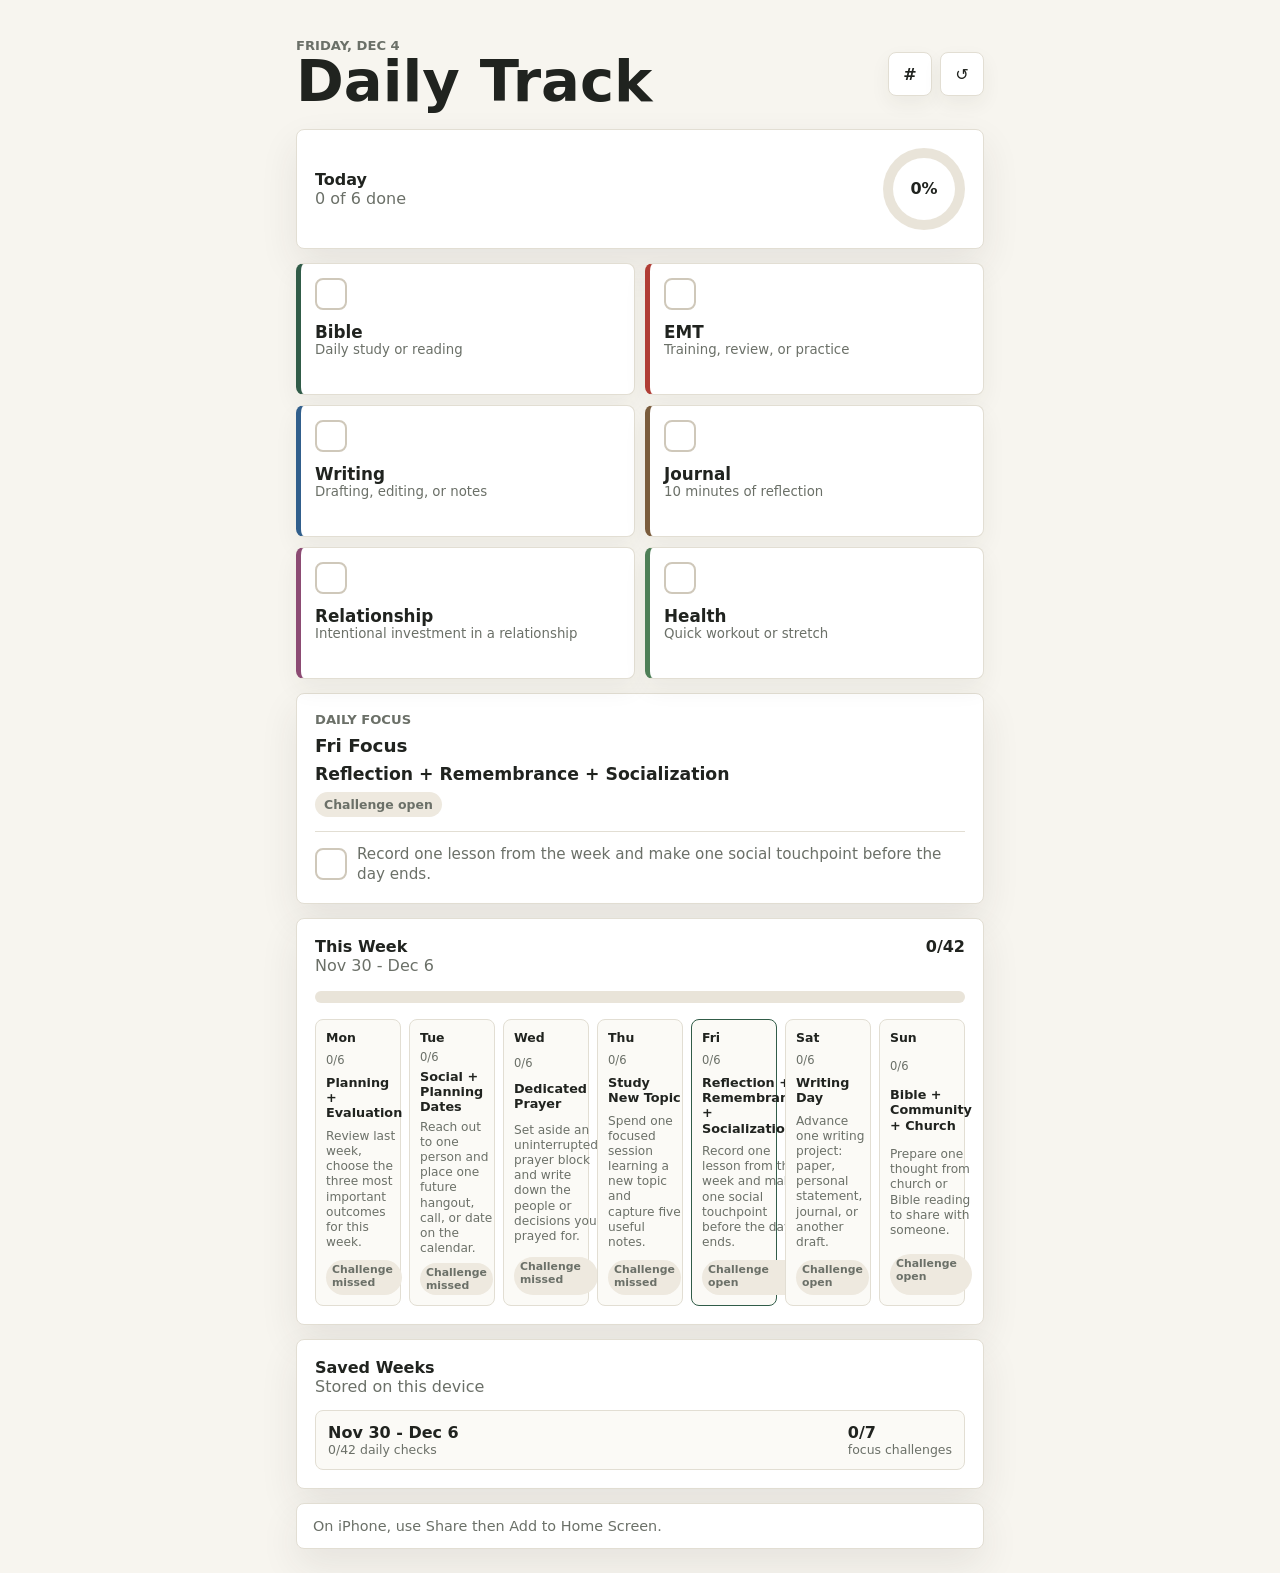
<file: index.html>
<!doctype html>
<html lang="en">
  <head>
    <meta charset="utf-8" />
    <meta name="viewport" content="width=device-width, initial-scale=1, viewport-fit=cover" />
    <meta name="theme-color" content="#f7f5ef" />
    <meta name="apple-mobile-web-app-capable" content="yes" />
    <meta name="apple-mobile-web-app-status-bar-style" content="default" />
    <meta name="apple-mobile-web-app-title" content="Daily Track" />
    <title>Daily Track</title>
    <link rel="manifest" href="manifest.webmanifest?v=6" />
    <link rel="apple-touch-icon" href="icon.svg" />
    <link rel="icon" href="icon.svg" type="image/svg+xml" />
    <link rel="stylesheet" href="styles.css?v=6" />
  </head>
  <body>
    <main class="app-shell">
      <header class="topbar">
        <div>
          <p class="eyebrow" id="todayLabel">Today</p>
          <h1>Daily Track</h1>
        </div>
        <div class="topbar-actions">
          <a class="icon-link" href="chain.html" aria-label="Open chain tracker" title="Chain tracker">#</a>
          <button class="icon-button" id="resetToday" type="button" aria-label="Clear today's tasks" title="Clear today">
            <span aria-hidden="true">&#8634;</span>
          </button>
        </div>
      </header>

      <section class="summary" aria-labelledby="summaryTitle">
        <div>
          <h2 id="summaryTitle">Today</h2>
          <p id="dailyStatus">0 of 3 done</p>
        </div>
        <div class="ring" aria-hidden="true">
          <span id="dailyPercent">0%</span>
        </div>
      </section>

      <section class="task-list" aria-label="Daily categories">
        <label class="task-card task-bible">
          <input type="checkbox" data-category="Bible" />
          <span class="checkmark" aria-hidden="true"></span>
          <span>
            <strong>Bible</strong>
            <small>Daily study or reading</small>
          </span>
        </label>

        <label class="task-card task-emt">
          <input type="checkbox" data-category="EMT" />
          <span class="checkmark" aria-hidden="true"></span>
          <span>
            <strong>EMT</strong>
            <small>Training, review, or practice</small>
          </span>
        </label>

        <label class="task-card task-writing">
          <input type="checkbox" data-category="Writing" />
          <span class="checkmark" aria-hidden="true"></span>
          <span>
            <strong>Writing</strong>
            <small>Drafting, editing, or notes</small>
          </span>
        </label>

        <label class="task-card task-journal">
          <input type="checkbox" data-category="Journal" />
          <span class="checkmark" aria-hidden="true"></span>
          <span>
            <strong>Journal</strong>
            <small>10 minutes of reflection</small>
          </span>
        </label>

        <label class="task-card task-relationship">
          <input type="checkbox" data-category="Relationship" />
          <span class="checkmark" aria-hidden="true"></span>
          <span>
            <strong>Relationship</strong>
            <small>Intentional investment in a relationship</small>
          </span>
        </label>

        <label class="task-card task-health">
          <input type="checkbox" data-category="Health" />
          <span class="checkmark" aria-hidden="true"></span>
          <span>
            <strong>Health</strong>
            <small>Quick workout or stretch</small>
          </span>
        </label>
      </section>

      <section class="focus-panel" aria-labelledby="focusTitle">
        <p class="eyebrow">Daily Focus</p>
        <h2 id="focusTitle">Today</h2>
        <p id="focusName">Focus loading</p>
        <strong class="challenge-status" id="challengeStatus">Challenge open</strong>
        <label class="focus-task">
          <input type="checkbox" id="focusDone" />
          <span class="checkmark" aria-hidden="true"></span>
          <span id="focusTask">Task loading</span>
        </label>
      </section>

      <section class="weekly" aria-labelledby="weeklyTitle">
        <div class="section-heading">
          <div>
            <h2 id="weeklyTitle">This Week</h2>
            <p id="weekRange">Monday-Sunday</p>
          </div>
          <strong id="weeklyStatus">0/42</strong>
        </div>
        <div class="progress-track" aria-label="Weekly completion">
          <span id="weeklyBar"></span>
        </div>
        <div class="week-grid" id="weekGrid" aria-label="Week by day"></div>
      </section>

      <section class="history" aria-labelledby="historyTitle">
        <div class="section-heading">
          <div>
            <h2 id="historyTitle">Saved Weeks</h2>
            <p>Stored on this device</p>
          </div>
        </div>
        <div class="history-list" id="historyList"></div>
      </section>

      <section class="install-note" aria-label="Install instructions">
        <p>On iPhone, use Share then Add to Home Screen.</p>
      </section>
    </main>

    <script src="app.js?v=6"></script>
  </body>
</html>
</file>
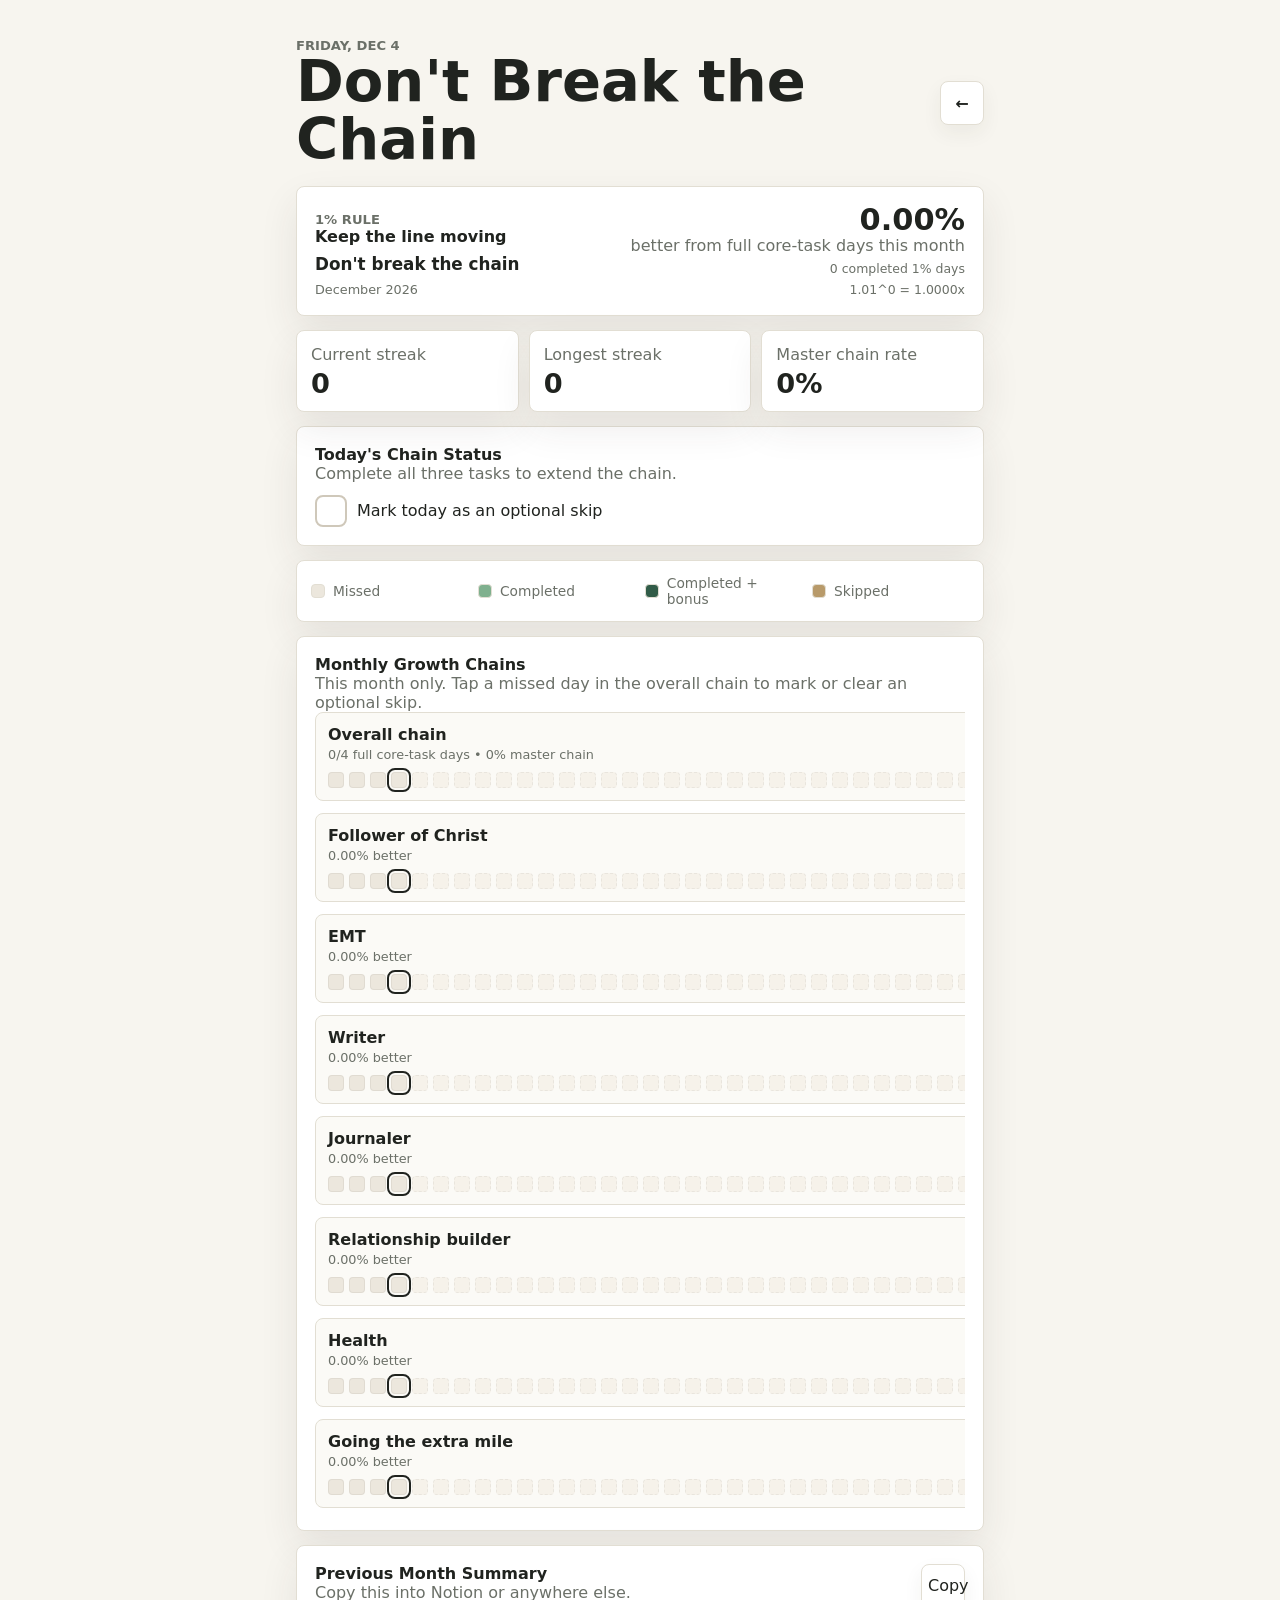
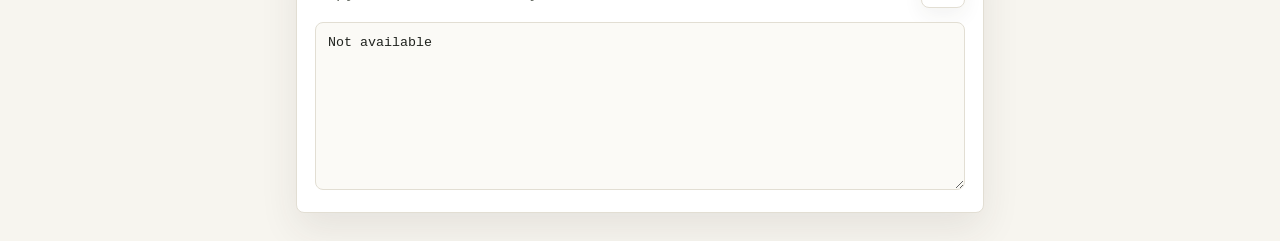
<file: chain.html>
<!doctype html>
<html lang="en">
  <head>
    <meta charset="utf-8" />
    <meta name="viewport" content="width=device-width, initial-scale=1, viewport-fit=cover" />
    <meta name="theme-color" content="#f7f5ef" />
    <meta name="apple-mobile-web-app-capable" content="yes" />
    <meta name="apple-mobile-web-app-status-bar-style" content="default" />
    <meta name="apple-mobile-web-app-title" content="Daily Chain" />
    <title>Daily Chain</title>
    <link rel="manifest" href="manifest.webmanifest?v=6" />
    <link rel="apple-touch-icon" href="icon.svg" />
    <link rel="icon" href="icon.svg" type="image/svg+xml" />
    <link rel="stylesheet" href="styles.css?v=6" />
  </head>
  <body>
    <main class="app-shell chain-shell">
      <header class="topbar">
        <div>
          <p class="eyebrow" id="chainTodayLabel">Today</p>
          <h1>Don't Break the Chain</h1>
        </div>
        <div class="topbar-actions">
          <a class="icon-link" href="index.html" aria-label="Open dashboard" title="Dashboard">&#8592;</a>
        </div>
      </header>

      <section class="chain-hero" aria-labelledby="chainHeroTitle">
        <div>
          <p class="eyebrow">1% Rule</p>
          <h2 id="chainHeroTitle">Keep the line moving</h2>
          <p class="chain-message" id="chainMessage">Don't break the chain.</p>
          <small class="chain-month-label" id="chainMonthLabel">This month</small>
        </div>
        <div class="chain-month-gain">
          <strong id="monthGain">0.00%</strong>
          <span>better from full core-task days this month</span>
          <small id="monthGainMeta">0 completed 1% days</small>
          <small id="monthGainFormula">1.01^0 = 1.0000x</small>
        </div>
      </section>

      <section class="chain-stats" aria-label="Streak stats">
        <article class="stat-card">
          <span>Current streak</span>
          <strong id="currentStreak">0</strong>
        </article>
        <article class="stat-card">
          <span>Longest streak</span>
          <strong id="longestStreak">0</strong>
        </article>
        <article class="stat-card">
          <span id="masterRateLabel">Master chain rate</span>
          <strong id="completionRate">0%</strong>
        </article>
      </section>

      <section class="chain-today" aria-labelledby="chainTodayTitle">
        <div class="section-heading">
          <div>
            <h2 id="chainTodayTitle">Today's Chain Status</h2>
            <p id="chainTodayStatus">Complete all three tasks to extend the chain.</p>
          </div>
        </div>
        <label class="skip-toggle">
          <input type="checkbox" id="skipToday" />
          <span class="checkmark" aria-hidden="true"></span>
          <span>Mark today as an optional skip</span>
        </label>
      </section>

      <section class="chain-legend" aria-label="Chain legend">
        <span><i class="legend-box level-missed"></i>Missed</span>
        <span><i class="legend-box level-complete"></i>Completed</span>
        <span><i class="legend-box level-bonus"></i>Completed + bonus</span>
        <span><i class="legend-box level-skip"></i>Skipped</span>
      </section>

      <section class="chain-grid-panel" aria-labelledby="chainGridTitle">
        <div class="section-heading">
          <div>
            <h2 id="chainGridTitle">Monthly Growth Chains</h2>
            <p id="chainGridSubtitle">This month only. Tap a missed day in the overall chain to mark or clear an optional skip.</p>
          </div>
        </div>
        <div class="chain-grid-wrap chain-grid-stack">
          <article class="habit-panel">
            <div class="habit-copy">
              <strong>Overall chain</strong>
              <span id="overallHabitMeta">0 completed days</span>
            </div>
            <div class="chain-grid month-grid" id="chainGrid"></div>
          </article>
          <article class="habit-panel">
            <div class="habit-copy">
              <strong>Follower of Christ</strong>
              <span id="bibleGain">0.00% better</span>
            </div>
            <div class="chain-grid month-grid" id="bibleGrid"></div>
          </article>
          <article class="habit-panel">
            <div class="habit-copy">
              <strong>EMT</strong>
              <span id="emtGain">0.00% better</span>
            </div>
            <div class="chain-grid month-grid" id="emtGrid"></div>
          </article>
          <article class="habit-panel">
            <div class="habit-copy">
              <strong>Writer</strong>
              <span id="writingGain">0.00% better</span>
            </div>
            <div class="chain-grid month-grid" id="writingGrid"></div>
          </article>
          <article class="habit-panel">
            <div class="habit-copy">
              <strong>Journaler</strong>
              <span id="journalGain">0.00% better</span>
            </div>
            <div class="chain-grid month-grid" id="journalGrid"></div>
          </article>
          <article class="habit-panel">
            <div class="habit-copy">
              <strong>Relationship builder</strong>
              <span id="relationshipGain">0.00% better</span>
            </div>
            <div class="chain-grid month-grid" id="relationshipGrid"></div>
          </article>
          <article class="habit-panel">
            <div class="habit-copy">
              <strong>Health</strong>
              <span id="healthGain">0.00% better</span>
            </div>
            <div class="chain-grid month-grid" id="healthGrid"></div>
          </article>
          <article class="habit-panel">
            <div class="habit-copy">
              <strong>Going the extra mile</strong>
              <span id="bonusGain">0.00% better</span>
            </div>
            <div class="chain-grid month-grid" id="bonusGrid"></div>
          </article>
        </div>
      </section>

      <section class="chain-notes" aria-labelledby="chainNotesTitle">
        <div class="section-heading">
          <div>
            <h2 id="chainNotesTitle">Previous Month Summary</h2>
            <p>Copy this into Notion or anywhere else.</p>
          </div>
          <button class="icon-button" id="copyMonthSummary" type="button" aria-label="Copy previous month summary" title="Copy summary">
            <span aria-hidden="true">Copy</span>
          </button>
        </div>
        <textarea class="summary-output" id="monthSummaryOutput" readonly>Not available</textarea>
      </section>
    </main>

    <script src="chain.js?v=6"></script>
  </body>
</html>
</file>
<file: styles.css>
:root {
  color-scheme: light;
  --bg: #f7f5ef;
  --panel: #ffffff;
  --ink: #20231f;
  --muted: #6b7068;
  --line: #e2ded3;
  --bible: #315c48;
  --emt: #b03d35;
  --writing: #315f8c;
  --journal: #7a5c3c;
  --relationship: #8c4b73;
  --health: #4e7f57;
  --accent: #315c48;
  --shadow: 0 16px 38px rgba(51, 49, 42, 0.09);
  font-family: Inter, ui-sans-serif, system-ui, -apple-system, BlinkMacSystemFont, "Segoe UI", sans-serif;
}

* {
  box-sizing: border-box;
}

body {
  min-height: 100vh;
  margin: 0;
  background: var(--bg);
  color: var(--ink);
}

button,
input {
  font: inherit;
}

a {
  color: inherit;
  text-decoration: none;
}

.app-shell {
  width: min(100%, 720px);
  min-height: 100vh;
  margin: 0 auto;
  padding: max(18px, env(safe-area-inset-top)) 16px max(24px, env(safe-area-inset-bottom));
}

.topbar {
  display: flex;
  align-items: center;
  justify-content: space-between;
  gap: 16px;
  margin: 4px 0 18px;
}

.topbar-actions {
  display: flex;
  align-items: center;
  gap: 8px;
}

.eyebrow,
h1,
h2,
p {
  margin: 0;
}

.eyebrow {
  color: var(--muted);
  font-size: 0.82rem;
  font-weight: 700;
  text-transform: uppercase;
}

h1 {
  font-size: clamp(2rem, 9vw, 3.6rem);
  line-height: 1;
  letter-spacing: 0;
}

h2 {
  font-size: 1rem;
}

.icon-button {
  display: grid;
  width: 44px;
  height: 44px;
  place-items: center;
  border: 1px solid var(--line);
  border-radius: 8px;
  background: var(--panel);
  color: var(--ink);
  box-shadow: 0 8px 20px rgba(51, 49, 42, 0.06);
}

.icon-link {
  display: grid;
  width: 44px;
  height: 44px;
  place-items: center;
  border: 1px solid var(--line);
  border-radius: 8px;
  background: var(--panel);
  color: var(--ink);
  box-shadow: 0 8px 20px rgba(51, 49, 42, 0.06);
  font-weight: 800;
}

.summary,
.focus-panel,
.weekly,
.history,
.install-note {
  background: var(--panel);
  border: 1px solid var(--line);
  border-radius: 8px;
  box-shadow: var(--shadow);
}

.summary {
  display: flex;
  align-items: center;
  justify-content: space-between;
  gap: 18px;
  padding: 18px;
}

.summary p,
.section-heading p,
.task-card small,
.focus-panel > p,
.install-note p {
  color: var(--muted);
}

.ring {
  display: grid;
  width: 82px;
  aspect-ratio: 1;
  place-items: center;
  border-radius: 50%;
  background: conic-gradient(var(--accent) var(--daily-deg, 0deg), #e9e4d9 0deg);
  font-weight: 800;
}

.ring::before {
  content: "";
  position: absolute;
}

.ring span {
  display: grid;
  width: 62px;
  aspect-ratio: 1;
  place-items: center;
  border-radius: 50%;
  background: var(--panel);
}

.task-list {
  display: grid;
  gap: 10px;
  margin: 14px 0;
}

.task-card {
  display: grid;
  grid-template-columns: 36px 1fr;
  align-items: center;
  gap: 12px;
  min-height: 72px;
  padding: 14px;
  border: 1px solid var(--line);
  border-left: 5px solid var(--category-color);
  border-radius: 8px;
  background: var(--panel);
  box-shadow: 0 10px 24px rgba(51, 49, 42, 0.06);
  -webkit-tap-highlight-color: transparent;
}

.task-card input {
  position: absolute;
  opacity: 0;
  pointer-events: none;
}

.task-card strong,
.task-card small {
  display: block;
}

.task-card strong {
  font-size: 1.05rem;
}

.task-bible {
  --category-color: var(--bible);
}

.task-emt {
  --category-color: var(--emt);
}

.task-writing {
  --category-color: var(--writing);
}

.task-journal {
  --category-color: var(--journal);
}

.task-relationship {
  --category-color: var(--relationship);
}

.task-health {
  --category-color: var(--health);
}

.checkmark {
  display: grid;
  width: 32px;
  aspect-ratio: 1;
  place-items: center;
  border: 2px solid #cfc8ba;
  border-radius: 8px;
  color: #fff;
}

.task-card input:checked + .checkmark {
  border-color: var(--category-color);
  background: var(--category-color);
}

.task-card input:checked + .checkmark::after {
  content: "\2713";
  font-weight: 900;
}

.task-card:has(input:checked) {
  background: color-mix(in srgb, var(--category-color) 9%, white);
}

.focus-panel {
  display: grid;
  gap: 8px;
  margin-bottom: 14px;
  padding: 18px;
  transition: background 180ms ease, border-color 180ms ease, transform 180ms ease;
}

.focus-panel.challenge-complete {
  border-color: color-mix(in srgb, var(--accent) 50%, var(--line));
  background: color-mix(in srgb, var(--accent) 10%, white);
  transform: translateY(-1px);
}

.focus-panel h2 {
  font-size: 1.15rem;
}

.focus-panel > p:not(.eyebrow) {
  color: var(--ink);
  font-size: 1.08rem;
  font-weight: 800;
}

.challenge-status {
  width: fit-content;
  padding: 5px 9px;
  border-radius: 999px;
  background: #eee9df;
  color: var(--muted);
  font-size: 0.78rem;
}

.challenge-complete .challenge-status {
  background: var(--accent);
  color: #fff;
}

.focus-task {
  display: grid;
  grid-template-columns: 32px 1fr;
  align-items: center;
  gap: 10px;
  margin-top: 6px;
  padding-top: 12px;
  border-top: 1px solid var(--line);
  color: var(--muted);
  font-size: 0.95rem;
  line-height: 1.35;
}

.focus-task input {
  position: absolute;
  opacity: 0;
  pointer-events: none;
}

.focus-task input:checked + .checkmark {
  border-color: var(--accent);
  background: var(--accent);
}

.focus-task input:checked + .checkmark::after {
  content: "\2713";
  font-weight: 900;
}

.focus-task:has(input:checked) span:last-child {
  text-decoration: line-through;
  text-decoration-thickness: 2px;
}

.weekly {
  padding: 18px;
}

.section-heading {
  display: flex;
  align-items: flex-start;
  justify-content: space-between;
  gap: 12px;
}

.progress-track {
  height: 12px;
  margin: 16px 0;
  overflow: hidden;
  border-radius: 999px;
  background: #e9e4d9;
}

.progress-track span {
  display: block;
  width: var(--weekly-width, 0%);
  height: 100%;
  border-radius: inherit;
  background: linear-gradient(90deg, var(--bible), var(--writing));
  transition: width 180ms ease;
}

.week-grid {
  display: grid;
  gap: 8px;
}

.day-cell {
  display: grid;
  gap: 5px;
  min-height: 94px;
  padding: 10px;
  border: 1px solid var(--line);
  border-radius: 8px;
  background: #fbfaf6;
}

.day-cell strong {
  font-size: 0.78rem;
}

.day-cell span {
  color: var(--muted);
  font-size: 0.72rem;
}

.day-cell small {
  color: var(--ink);
  font-size: 0.8rem;
  font-weight: 800;
  line-height: 1.2;
}

.day-cell em {
  color: var(--muted);
  font-size: 0.76rem;
  font-style: normal;
  line-height: 1.25;
}

.day-cell b {
  width: fit-content;
  margin-top: 2px;
  padding: 3px 6px;
  border-radius: 999px;
  background: #eee9df;
  color: var(--muted);
  font-size: 0.68rem;
}

.day-cell.challenge-done {
  background: color-mix(in srgb, var(--accent) 8%, white);
}

.day-cell.challenge-done b {
  background: var(--accent);
  color: #fff;
}

.day-cell.today {
  border-color: var(--accent);
}

.history {
  margin-top: 14px;
  padding: 18px;
}

.history-list {
  display: grid;
  gap: 8px;
  margin-top: 14px;
}

.history-item {
  display: flex;
  align-items: center;
  justify-content: space-between;
  gap: 12px;
  padding: 12px;
  border: 1px solid var(--line);
  border-radius: 8px;
  background: #fbfaf6;
}

.history-item strong,
.history-item span {
  display: block;
}

.history-item span {
  color: var(--muted);
  font-size: 0.78rem;
}

.install-note {
  margin-top: 14px;
  padding: 14px 16px;
  font-size: 0.9rem;
}

.chain-shell {
  padding-bottom: max(28px, env(safe-area-inset-bottom));
}

.chain-hero,
.chain-today,
.chain-grid-panel,
.chain-notes,
.chain-legend,
.stat-card {
  background: var(--panel);
  border: 1px solid var(--line);
  border-radius: 8px;
  box-shadow: var(--shadow);
}

.chain-hero {
  display: flex;
  align-items: flex-end;
  justify-content: space-between;
  gap: 18px;
  padding: 18px;
}

.chain-message {
  margin-top: 8px;
  color: var(--ink);
  font-size: 1.05rem;
  font-weight: 800;
}

.chain-month-label {
  display: block;
  margin-top: 8px;
  color: var(--muted);
  font-size: 0.8rem;
}

.chain-month-gain {
  text-align: right;
}

.chain-month-gain strong {
  display: block;
  font-size: 1.9rem;
  line-height: 1;
}

.chain-month-gain span,
.stat-card span,
.chain-grid-panel p,
.chain-today p {
  color: var(--muted);
}

.chain-month-gain small {
  display: block;
  margin-top: 6px;
  color: var(--muted);
  font-size: 0.78rem;
}

.chain-stats {
  display: grid;
  gap: 10px;
  margin: 14px 0;
}

.stat-card {
  padding: 14px;
}

.stat-card strong {
  display: block;
  margin-top: 6px;
  font-size: 1.7rem;
  line-height: 1;
}

.chain-today,
.chain-grid-panel,
.chain-notes {
  padding: 18px;
}

.chain-notes {
  margin-top: 14px;
}

.summary-output {
  width: 100%;
  min-height: 168px;
  margin-top: 14px;
  padding: 12px;
  border: 1px solid var(--line);
  border-radius: 8px;
  background: #fbfaf6;
  color: var(--ink);
  resize: vertical;
}

.skip-toggle {
  display: grid;
  grid-template-columns: 32px 1fr;
  align-items: center;
  gap: 10px;
  margin-top: 12px;
}

.skip-toggle input {
  position: absolute;
  opacity: 0;
  pointer-events: none;
}

.skip-toggle input:checked + .checkmark {
  border-color: #917043;
  background: #917043;
}

.skip-toggle input:checked + .checkmark::after {
  content: "\2713";
  font-weight: 900;
}

.chain-legend {
  display: grid;
  grid-template-columns: repeat(2, minmax(0, 1fr));
  gap: 10px;
  margin: 14px 0;
  padding: 14px;
  font-size: 0.86rem;
  color: var(--muted);
}

.chain-legend span {
  display: flex;
  align-items: center;
  gap: 8px;
}

.legend-box {
  width: 14px;
  height: 14px;
  border-radius: 4px;
  border: 1px solid var(--line);
}

.chain-grid-wrap {
  overflow-x: auto;
  padding-bottom: 4px;
}

.chain-grid-stack {
  display: grid;
  gap: 12px;
}

.habit-panel {
  display: grid;
  gap: 10px;
  padding: 12px;
  border: 1px solid var(--line);
  border-radius: 8px;
  background: #fbfaf6;
}

.habit-copy strong,
.habit-copy span {
  display: block;
}

.habit-copy span {
  margin-top: 3px;
  color: var(--muted);
  font-size: 0.8rem;
}

.chain-grid {
  display: grid;
  grid-template-columns: repeat(13, 16px);
  grid-auto-rows: 16px;
  grid-auto-flow: column;
  gap: 5px;
  width: fit-content;
}

.month-grid {
  grid-template-columns: repeat(7, 16px);
}

.chain-cell {
  width: 16px;
  height: 16px;
  border-radius: 4px;
  border: 1px solid rgba(32, 35, 31, 0.06);
  background: #ece7dd;
  cursor: pointer;
}

.chain-cell.today {
  outline: 2px solid var(--ink);
  outline-offset: 2px;
}

.chain-cell:focus-visible {
  outline: 2px solid var(--ink);
  outline-offset: 2px;
}

.chain-cell.locked {
  cursor: default;
}

.level-missed {
  background: #ece7dd;
}

.level-complete {
  background: #7fb08e;
}

.level-bonus {
  background: #315c48;
}

.level-skip {
  background: #b89a6a;
}

.level-future {
  background: #f6f2ea;
  border-style: dashed;
}

@media (min-width: 680px) {
  .chain-stats {
    grid-template-columns: repeat(3, minmax(0, 1fr));
  }

  .chain-legend {
    grid-template-columns: repeat(4, minmax(0, 1fr));
  }
}

@media (min-width: 680px) {
  .app-shell {
    padding-top: 34px;
  }

  .task-list {
    grid-template-columns: repeat(2, 1fr);
  }

  .task-card {
    grid-template-columns: 1fr;
    align-content: start;
    min-height: 132px;
  }

  .week-grid {
    grid-template-columns: repeat(7, minmax(0, 1fr));
  }

  .day-cell {
    min-height: 164px;
  }
}
</file>
